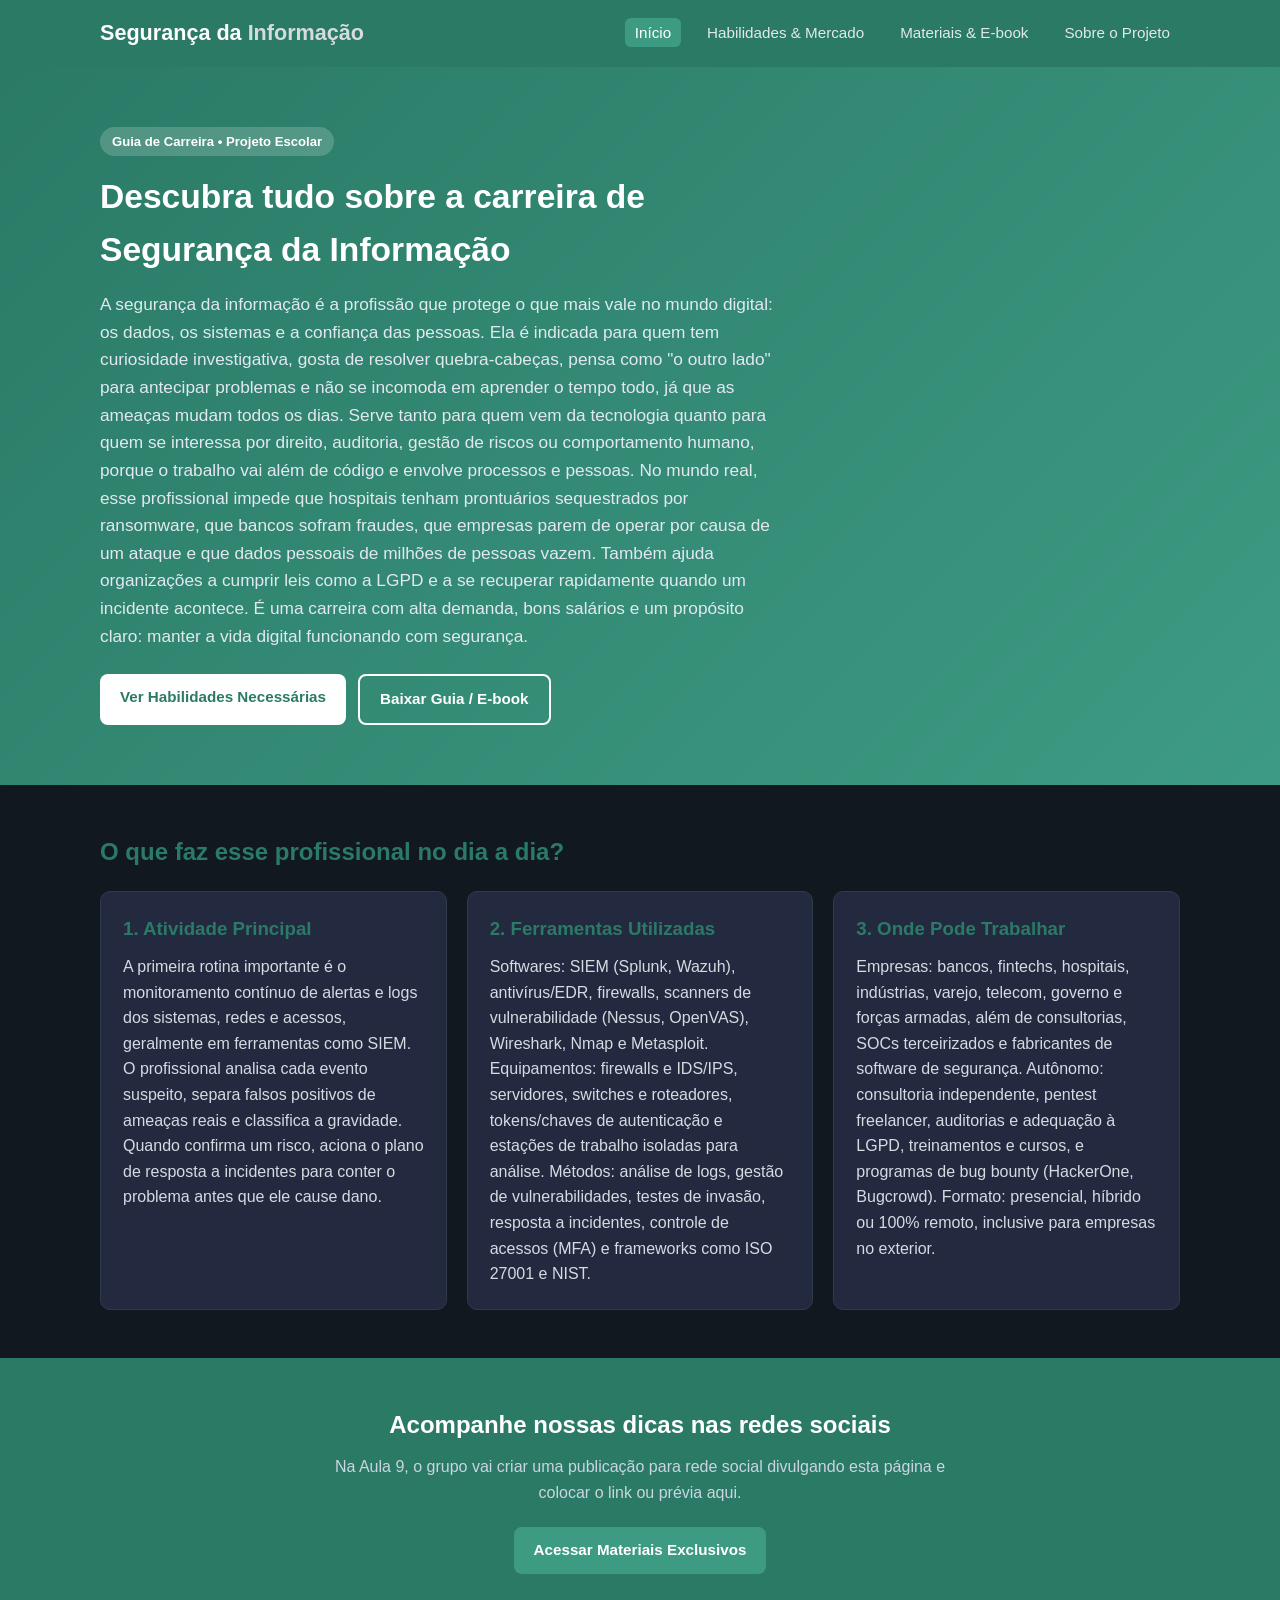
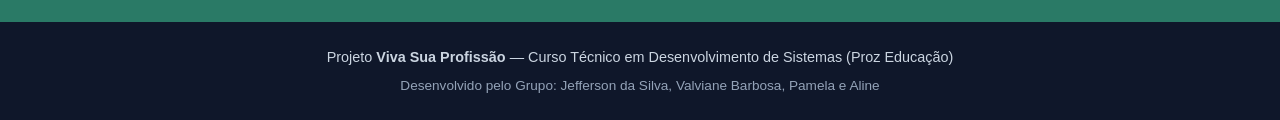
<file: index.html>
<!DOCTYPE html>
<html lang="pt-BR">
<head>
  <meta charset="UTF-8">
  <meta name="viewport" content="width=device-width, initial-scale=1.0">
  <title>Viva Sua Profissão | Segurança da Informação</title>
  <meta name="description" content="Introdução inicial a Segurança da Informação contendo brevemente habilidades e materais gratuitos do necessario para ingressar na area.".">
  <link rel="stylesheet" href="css/style.css">
</head>
<body>
  <header class="topo">
    <div class="container">
     <a href="index.html" class="logo">Segurança da <span>Informação</span></a>
      <nav aria-label="Menu principal">
        <ul class="menu">
          <li><a href="index.html" class="ativo">Início</a></li>
          <li><a href="pages/habilidades.html">Habilidades &amp; Mercado</a></li>
          <li><a href="pages/materiais.html">Materiais &amp; E-book</a></li>
          <li><a href="pages/sobre.html">Sobre o Projeto</a></li>
        </ul>
      </nav>
    </div>
  </header>
  <main>
    <section class="hero">
      <div class="container">
        <span class="etiqueta">Guia de Carreira • Projeto Escolar</span>
        <h1>Descubra tudo sobre a carreira de Segurança da Informação</h1>
        <p>
          A segurança da informação é a profissão que protege o que mais vale no mundo digital: 
          os dados, os sistemas e a confiança das pessoas. 
          Ela é indicada para quem tem curiosidade investigativa, gosta de resolver quebra-cabeças, pensa como "o outro lado" para antecipar problemas e não se incomoda em aprender o tempo todo, 
          já que as ameaças mudam todos os dias. Serve tanto para quem vem da tecnologia quanto para quem se interessa por direito, auditoria, gestão de riscos ou comportamento humano, porque o trabalho vai além de código e envolve processos e pessoas. 
          No mundo real, esse profissional impede que hospitais tenham prontuários sequestrados por ransomware, que bancos sofram fraudes, que empresas parem de operar por causa de um ataque e que dados pessoais de milhões de pessoas vazem. 
          Também ajuda organizações a cumprir leis como a LGPD e a se recuperar rapidamente quando um incidente acontece. 
          É uma carreira com alta demanda, bons salários e um propósito claro: manter a vida digital funcionando com segurança.
        </p>
        <div class="botoes-hero">
          <a href="pages/habilidades.html" class="btn btn-primario">Ver Habilidades Necessárias</a>
          <a href="pages/materiais.html" class="btn btn-secundario">Baixar Guia / E-book</a>
        </div>
      </div>
    </section>
    <section class="secao">
      <div class="container">
        <h2>O que faz esse profissional no dia a dia?</h2>
        <div class="grid-cards">
          <article class="card">
            <h3>1. Atividade Principal</h3>
            <p>A primeira rotina importante é o monitoramento contínuo de alertas e logs dos sistemas, redes e acessos, geralmente em ferramentas como SIEM.
O profissional analisa cada evento suspeito, separa falsos positivos de ameaças reais e classifica a gravidade.
Quando confirma um risco, aciona o plano de resposta a incidentes para conter o problema antes que ele cause dano.</p>
          </article>

          <article class="card">
            <h3>2. Ferramentas Utilizadas</h3>
            <p>Softwares: SIEM (Splunk, Wazuh), antivírus/EDR, firewalls, scanners de vulnerabilidade (Nessus, OpenVAS), Wireshark, Nmap e Metasploit.
              Equipamentos: firewalls e IDS/IPS, servidores, switches e roteadores, tokens/chaves de autenticação e estações de trabalho isoladas para análise.
              Métodos: análise de logs, gestão de vulnerabilidades, testes de invasão, resposta a incidentes, controle de acessos (MFA) e frameworks como ISO 27001 e NIST.</p>
          </article>

          <article class="card">
            <h3>3. Onde Pode Trabalhar</h3>
            <p>Empresas: bancos, fintechs, hospitais, indústrias, varejo, telecom, governo e forças armadas, além de consultorias, SOCs terceirizados e fabricantes de software de segurança.
              Autônomo: consultoria independente, pentest freelancer, auditorias e adequação à LGPD, treinamentos e cursos, e programas de bug bounty (HackerOne, Bugcrowd).
              Formato: presencial, híbrido ou 100% remoto, inclusive para empresas no exterior.</p>
          </article>
        </div>
      </div>
    </section>
    <section class="secao secao-destaque">
      <div class="container">
        <h2>Acompanhe nossas dicas nas redes sociais</h2>
        <p>
          Na Aula 9, o grupo vai criar uma publicação para rede social divulgando esta página e colocar o link ou prévia aqui.
        </p>
        <a href="pages/materiais.html" class="btn btn-primario">Acessar Materiais Exclusivos</a>
      </div>
    </section>
  </main>
  <footer class="rodape">
    <div class="container">
      <p>Projeto <strong>Viva Sua Profissão</strong> — Curso Técnico em Desenvolvimento de Sistemas (Proz Educação)</p>
      <p class="creditos">Desenvolvido pelo Grupo: Jefferson da Silva, Valviane Barbosa, Pamela e Aline</p>
    </div>
  </footer>
</body>
</html>
</file>
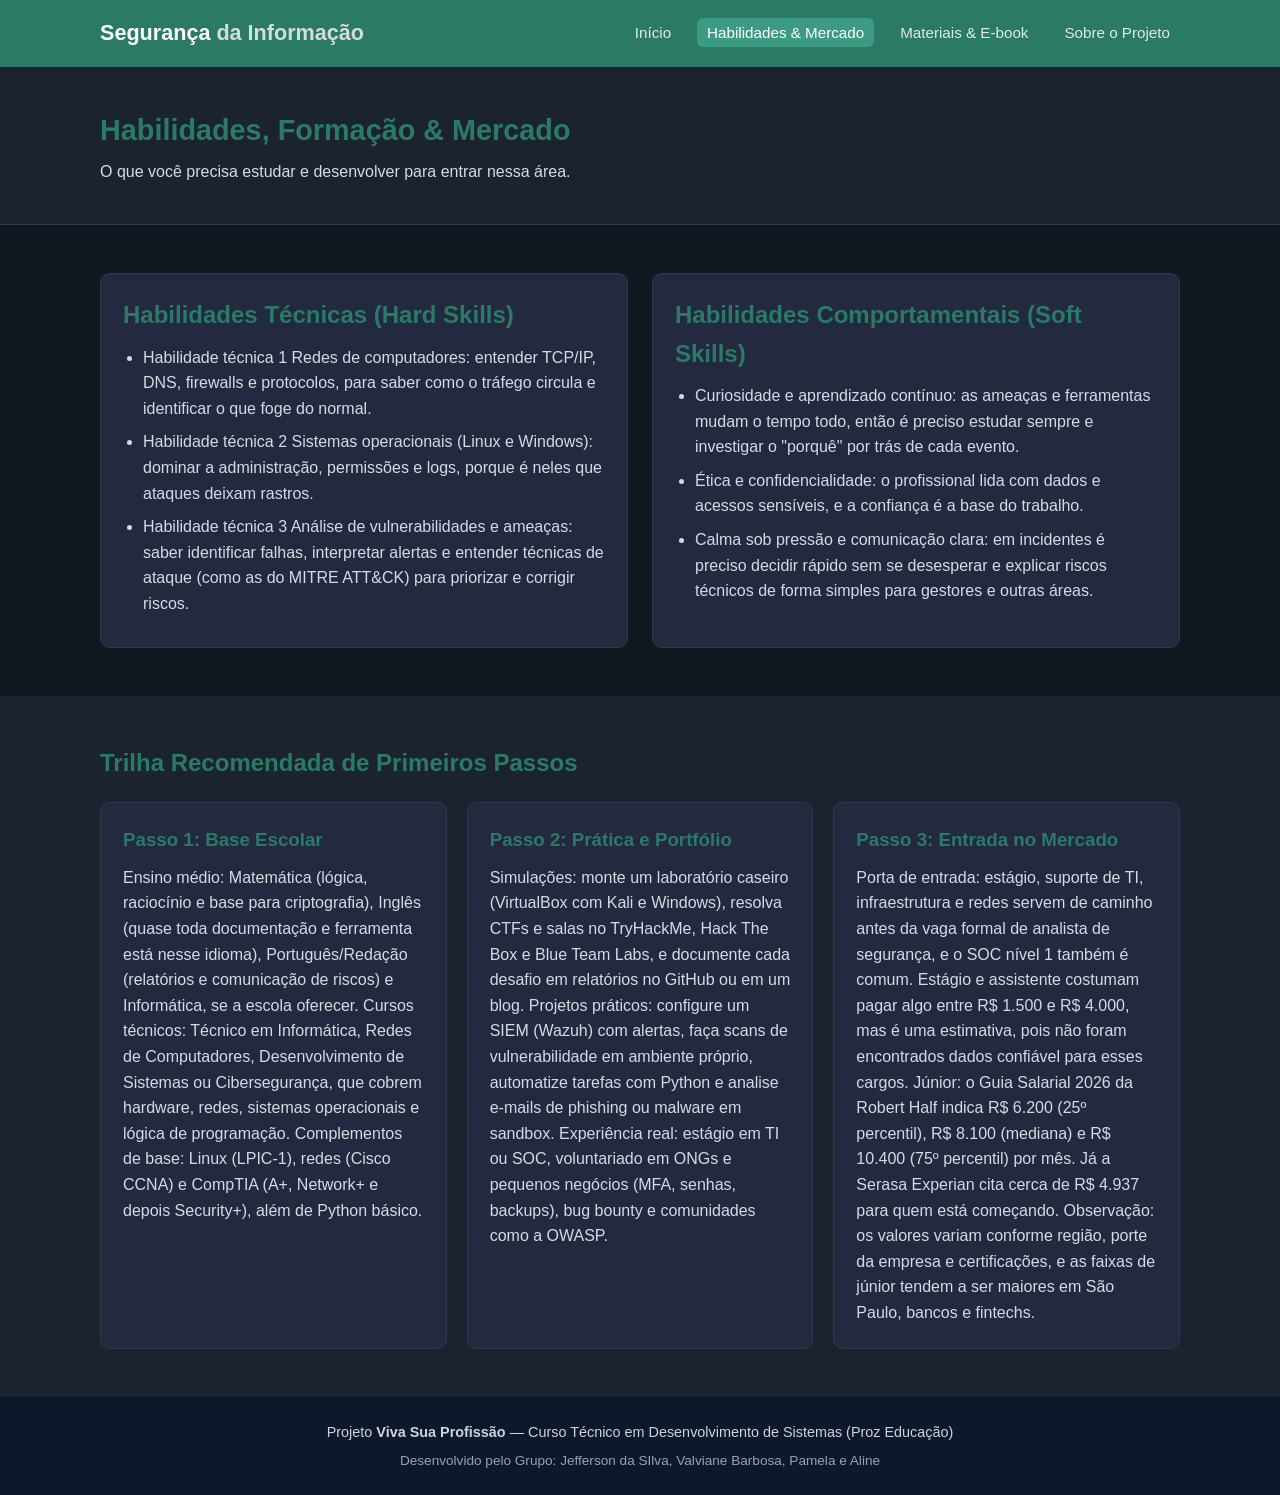
<file: pages/habilidades.html>
<!DOCTYPE html>
<html lang="pt-BR">
<head>
  <meta charset="UTF-8">
  <meta name="viewport" content="width=device-width, initial-scale=1.0">
  <title>Habilidades e Mercado da Segurança da Informação</title>
  <meta name="description" content="Conheça as habilidades técnicas, comportamentais e o cenário de mercado da Segurança da Informação.">
  <link rel="stylesheet" href="../css/style.css">
</head>
<body>

  <header class="topo">
    <div class="container">
      <a href="../index.html" class="logo">Segurança <span>da Informação</span></a>
      <nav aria-label="Menu principal">
        <ul class="menu">
          <li><a href="../index.html">Início</a></li>
          <li><a href="habilidades.html" class="ativo">Habilidades &amp; Mercado</a></li>
          <li><a href="materiais.html">Materiais &amp; E-book</a></li>
          <li><a href="sobre.html">Sobre o Projeto</a></li>
        </ul>
      </nav>
    </div>
  </header>

  <main>
    <section class="cabecalho-pagina">
      <div class="container">
        <h1>Habilidades, Formação &amp; Mercado</h1>
        <p>O que você precisa estudar e desenvolver para entrar nessa área.</p>
      </div>
    </section>

    <section class="secao">
      <div class="container">
        <div class="grid-duas-colunas">
          <div class="card">
            <h2>Habilidades Técnicas (Hard Skills)</h2>
            <ul class="lista-simples">
              <li>Habilidade técnica 1 Redes de computadores: entender TCP/IP, DNS, firewalls e protocolos, para saber como o tráfego circula e identificar o que foge do normal.</li>
              <li>Habilidade técnica 2 Sistemas operacionais (Linux e Windows): dominar a administração, permissões e logs, porque é neles que ataques deixam rastros.</li>
              <li>Habilidade técnica 3 Análise de vulnerabilidades e ameaças: saber identificar falhas, interpretar alertas e entender técnicas de ataque (como as do MITRE ATT&CK) para priorizar e corrigir riscos.</li>
            </ul>
          </div>

          <div class="card">
            <h2>Habilidades Comportamentais (Soft Skills)</h2>
            <ul class="lista-simples">
              <li>Curiosidade e aprendizado contínuo: as ameaças e ferramentas mudam o tempo todo, então é preciso estudar sempre e investigar o "porquê" por trás de cada evento.</li>
              <li>Ética e confidencialidade: o profissional lida com dados e acessos sensíveis, e a confiança é a base do trabalho.</li>
              <li>Calma sob pressão e comunicação clara: em incidentes é preciso decidir rápido sem se desesperar e explicar riscos técnicos de forma simples para gestores e outras áreas.</li>
            </ul>
          </div>
        </div>
      </div>
    </section>
    <section class="secao secao-cinza">
      <div class="container">
        <h2>Trilha Recomendada de Primeiros Passos</h2>
        <div class="grid-cards">
          <article class="card">
            <h3>Passo 1: Base Escolar</h3>
            <p>Ensino médio: Matemática (lógica, raciocínio e base para criptografia), Inglês (quase toda documentação e ferramenta está nesse idioma), Português/Redação (relatórios e comunicação de riscos) e Informática, se a escola oferecer.
Cursos técnicos: Técnico em Informática, Redes de Computadores, Desenvolvimento de Sistemas ou Cibersegurança, que cobrem hardware, redes, sistemas operacionais e lógica de programação.
Complementos de base: Linux (LPIC-1), redes (Cisco CCNA) e CompTIA (A+, Network+ e depois Security+), além de Python básico.</p>
          </article>
          <article class="card">
            <h3>Passo 2: Prática e Portfólio</h3>
            <p>Simulações: monte um laboratório caseiro (VirtualBox com Kali e Windows), resolva CTFs e salas no TryHackMe, Hack The Box e Blue Team Labs, e documente cada desafio em relatórios no GitHub ou em um blog.
Projetos práticos: configure um SIEM (Wazuh) com alertas, faça scans de vulnerabilidade em ambiente próprio, automatize tarefas com Python e analise e-mails de phishing ou malware em sandbox.
Experiência real: estágio em TI ou SOC, voluntariado em ONGs e pequenos negócios (MFA, senhas, backups), bug bounty e comunidades como a OWASP.</p>
          </article>
          <article class="card">
            <h3>Passo 3: Entrada no Mercado</h3>
            <p>Porta de entrada: estágio, suporte de TI, infraestrutura e redes servem de caminho antes da vaga formal de analista de segurança, e o SOC nível 1 também é comum. Estágio e assistente costumam pagar algo entre R$ 1.500 e R$ 4.000, mas é uma estimativa, pois não foram encontrados dados confiável para esses cargos.
Júnior: o Guia Salarial 2026 da Robert Half indica R$ 6.200 (25º percentil), R$ 8.100 (mediana) e R$ 10.400 (75º percentil) por mês. Já a Serasa Experian cita cerca de R$ 4.937 para quem está começando.
Observação: os valores variam conforme região, porte da empresa e certificações, e as faixas de júnior tendem a ser maiores em São Paulo, bancos e fintechs.</p>
          </article>
        </div>
      </div>
    </section>
  </main>

  <footer class="rodape">
    <div class="container">
      <p>Projeto <strong>Viva Sua Profissão</strong> — Curso Técnico em Desenvolvimento de Sistemas (Proz Educação)</p>
      <p class="creditos">Desenvolvido pelo Grupo: Jefferson da SIlva, Valviane Barbosa, Pamela e Aline </p>
    </div>
  </footer>

</body>
</html>
</file>
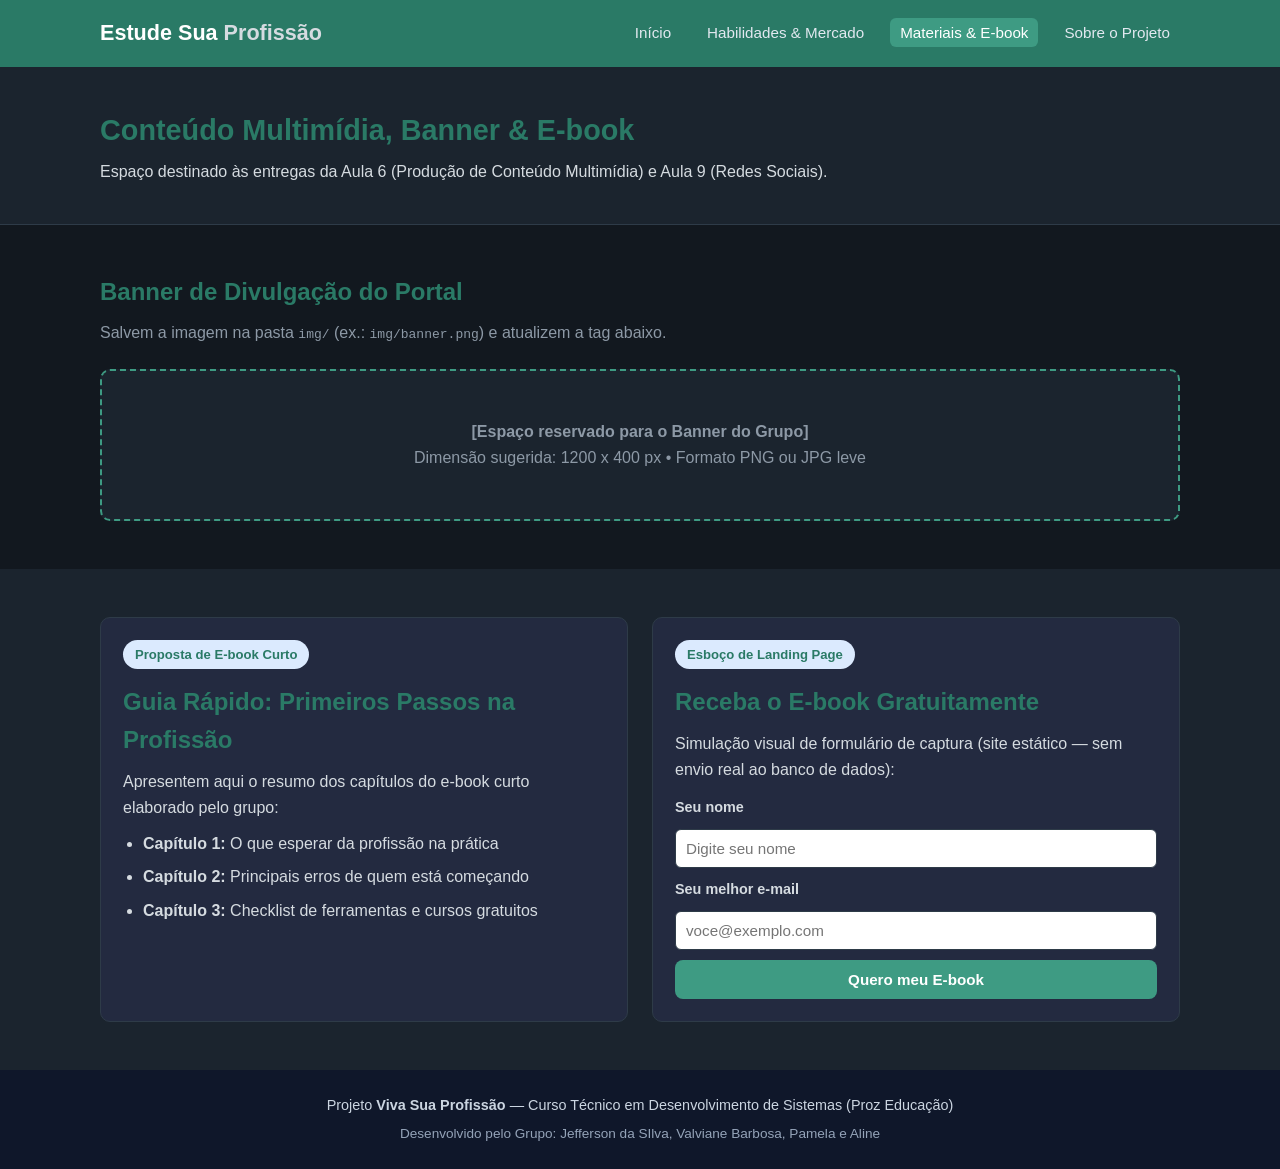
<file: pages/materiais.html>
<!DOCTYPE html>
<html lang="pt-BR">
<head>
  <meta charset="UTF-8">
  <meta name="viewport" content="width=device-width, initial-scale=1.0">
  <title>Materiais de Estudo Segurança da Informação</title>
  <meta name="description" content="Banner de divulgação, proposta de e-book curto e landing page da profissão Segurança da Informação.">
  <link rel="stylesheet" href="../css/style.css">
</head>
<body>
  <header class="topo">
    <div class="container">
      <a href="../index.html" class="logo">Estude Sua <span>Profissão</span></a>
      <nav aria-label="Menu principal">
        <ul class="menu">
          <li><a href="../index.html">Início</a></li>
          <li><a href="habilidades.html">Habilidades &amp; Mercado</a></li>
          <li><a href="materiais.html" class="ativo">Materiais &amp; E-book</a></li>
          <li><a href="sobre.html">Sobre o Projeto</a></li>
        </ul>
      </nav>
    </div>
  </header>
  <main>
    <section class="cabecalho-pagina">
      <div class="container">
        <h1>Conteúdo Multimídia, Banner &amp; E-book</h1>
        <p>Espaço destinado às entregas da Aula 6 (Produção de Conteúdo Multimídia) e Aula 9 (Redes Sociais).</p>
      </div>
    </section>
    <section class="secao">
      <div class="container">
        <h2>Banner de Divulgação do Portal</h2>
        <p class="subtitulo">Salvem a imagem na pasta <code>img/</code> (ex.: <code>img/banner.png</code>) e atualizem a tag abaixo.</p>
        <div class="caixa-banner">
          <p><strong>[Espaço reservado para o Banner do Grupo]</strong></p>
          <p>Dimensão sugerida: 1200 x 400 px • Formato PNG ou JPG leve</p>
        </div>
      </div>
    </section>
    <section class="secao secao-cinza">
      <div class="container">
        <div class="grid-duas-colunas">
          <div class="card">
            <span class="etiqueta">Proposta de E-book Curto</span>
            <h2>Guia Rápido: Primeiros Passos na Profissão</h2>
            <p>Apresentem aqui o resumo dos capítulos do e-book curto elaborado pelo grupo:</p>
            <ul class="lista-simples">
              <li><strong>Capítulo 1:</strong> O que esperar da profissão na prática</li>
              <li><strong>Capítulo 2:</strong> Principais erros de quem está começando</li>
              <li><strong>Capítulo 3:</strong> Checklist de ferramentas e cursos gratuitos</li>
            </ul>
          </div>
          <div class="card">
            <span class="etiqueta">Esboço de Landing Page</span>
            <h2>Receba o E-book Gratuitamente</h2>
            <p>Simulação visual de formulário de captura (site estático — sem envio real ao banco de dados):</p>
            <form class="form-simulado" onsubmit="alert('Exemplo visual de Landing Page! Em um site estático no GitHub Pages não há banco de dados ativo.'); return false;">
              <label for="nome">Seu nome</label>
              <input type="text" id="nome" name="nome" placeholder="Digite seu nome" required>
              <label for="email">Seu melhor e-mail</label>
              <input type="email" id="email" name="email" placeholder="voce@exemplo.com" required>

              <button type="submit" class="btn btn-primario">Quero meu E-book</button>
            </form>
          </div>
        </div>
      </div>
    </section>
  </main>
  <footer class="rodape">
    <div class="container">
      <p>Projeto <strong>Viva Sua Profissão</strong> — Curso Técnico em Desenvolvimento de Sistemas (Proz Educação)</p>
      <p class="creditos">Desenvolvido pelo Grupo: Jefferson da SIlva, Valviane Barbosa, Pamela e Aline</p>
    </div>
  </footer>
</body>
</html>
</file>
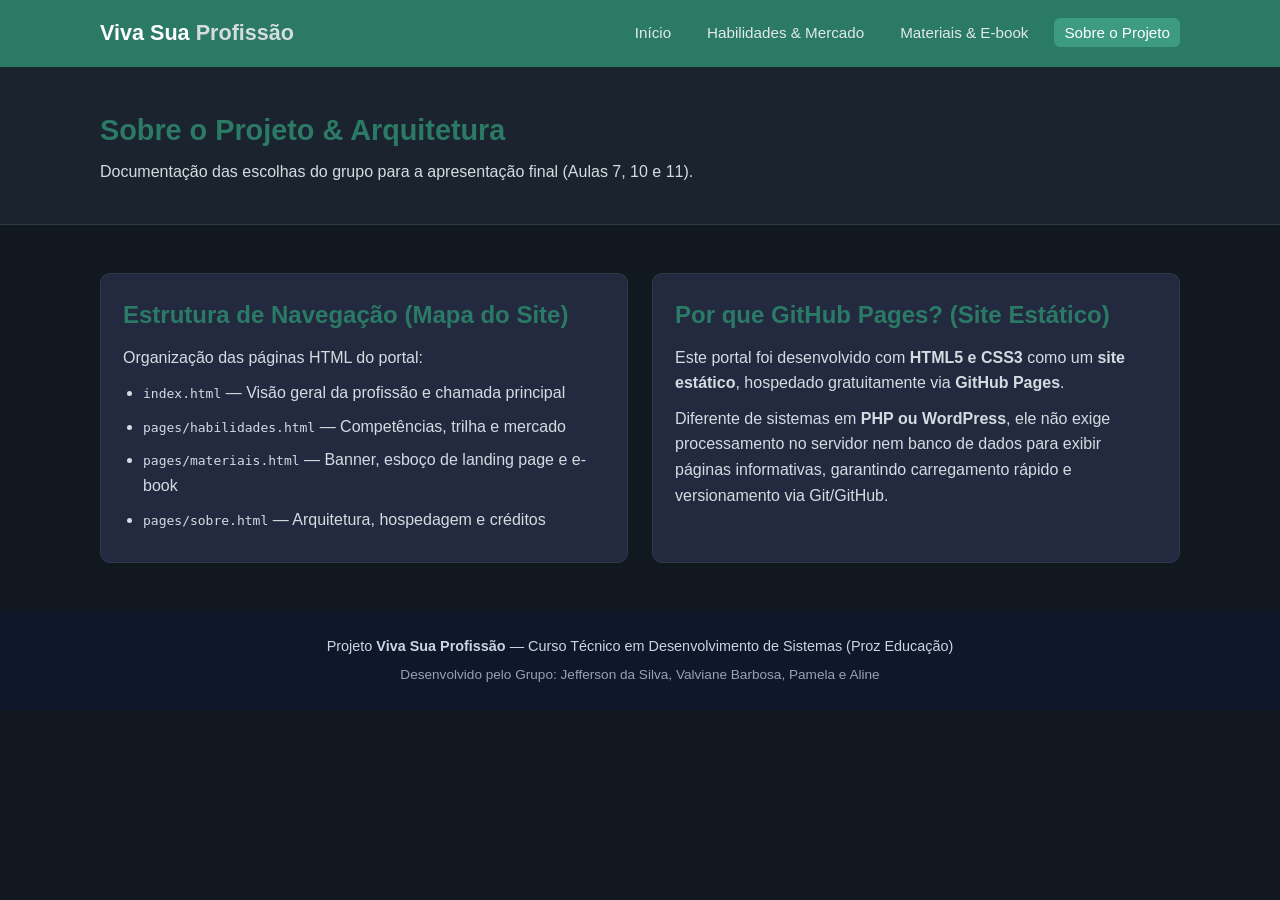
<file: pages/sobre.html>
<!DOCTYPE html>
<html lang="pt-BR">
<head>
  <meta charset="UTF-8">
  <meta name="viewport" content="width=device-width, initial-scale=1.0">
  <title>Sobre o Projeto Viva Sua Profissão</title>
  <meta name="description" content="Arquitetura do site, estrutura de navegação e justificativa técnica do projeto.">
  <link rel="stylesheet" href="../css/style.css">
</head>
<body>
  <header class="topo">
    <div class="container">
      <a href="../index.html" class="logo">Viva Sua <span>Profissão</span></a>
      <nav aria-label="Menu principal">
        <ul class="menu">
          <li><a href="../index.html">Início</a></li>
          <li><a href="habilidades.html">Habilidades &amp; Mercado</a></li>
          <li><a href="materiais.html">Materiais &amp; E-book</a></li>
          <li><a href="sobre.html" class="ativo">Sobre o Projeto</a></li>
        </ul>
      </nav>
    </div>
  </header>
  <main>
    <section class="cabecalho-pagina">
      <div class="container">
        <h1>Sobre o Projeto &amp; Arquitetura</h1>
        <p>Documentação das escolhas do grupo para a apresentação final (Aulas 7, 10 e 11).</p>
      </div>
    </section>
    <section class="secao">
      <div class="container">
        <div class="grid-duas-colunas">
          <div class="card">
            <h2>Estrutura de Navegação (Mapa do Site)</h2>
            <p>Organização das páginas HTML do portal:</p>
            <ul class="lista-simples">
              <li><code>index.html</code> — Visão geral da profissão e chamada principal</li>
              <li><code>pages/habilidades.html</code> — Competências, trilha e mercado</li>
              <li><code>pages/materiais.html</code> — Banner, esboço de landing page e e-book</li>
              <li><code>pages/sobre.html</code> — Arquitetura, hospedagem e créditos</li>
            </ul>
          </div>
          <div class="card">
            <h2>Por que GitHub Pages? (Site Estático)</h2>
            <p>
              Este portal foi desenvolvido com <strong>HTML5 e CSS3</strong> como um <strong>site estático</strong>,
              hospedado gratuitamente via <strong>GitHub Pages</strong>.
            </p>
            <p>
              Diferente de sistemas em <strong>PHP ou WordPress</strong>, ele não exige processamento no servidor nem banco de dados
              para exibir páginas informativas, garantindo carregamento rápido e versionamento via Git/GitHub.
            </p>
          </div>
        </div>
      </div>
    </section>
  </main>
  <footer class="rodape">
    <div class="container">
      <p>Projeto <strong>Viva Sua Profissão</strong> — Curso Técnico em Desenvolvimento de Sistemas (Proz Educação)</p>
      <p class="creditos">Desenvolvido pelo Grupo: Jefferson da Silva, Valviane Barbosa, Pamela e Aline</p>
    </div>
  </footer>
</body>
</html>
</file>
<file: css/style.css>
:root {
  --cor-primaria: #3E9B83;
  --cor-primaria-escura: #2A7A66;
  --cor-destaque: #E0A94F;
  --cor-fundo: #12181F;
  --cor-fundo-suave: #1B242E;
  --cor-texto: #D5DBE0;
  --cor-texto-suave: #8D99A6;
  --cor-borda: #2E3B48;
}
* {
  margin: 0;
  padding: 0;
  box-sizing: border-box;
}
body {
  font-family: Arial, Helvetica, sans-serif;
  color: var(--cor-texto);
  background-color: var(--cor-fundo);
  line-height: 1.6;
}
.container {
  width: 90%;
  max-width: 1080px;
  margin: 0 auto;
}
.topo {
  background-color: var(--cor-primaria-escura);
  color: #ffffff;
  padding: 16px 0;
}
.topo .container {
  display: flex;
  justify-content: space-between;
  align-items: center;
  flex-wrap: wrap;
  gap: 12px;
}
.logo {
  color: #ffffff;
  text-decoration: none;
  font-size: 1.35rem;
  font-weight: bold;
}

.logo span {
  color: #D5DBE0;
}
.menu {
  list-style: none;
  display: flex;
  gap: 16px;
  flex-wrap: wrap;
}
.menu a {
  color: #e2e8f0;
  text-decoration: none;
  font-size: 0.95rem;
  padding: 6px 10px;
  border-radius: 6px;
  transition: background-color 0.2s;
}
.menu a:hover{
  background-color: #2E3B48;
}
.menu a.ativo {
  background-color: var(--cor-primaria);
  color: #ffffff;
}
.hero {
  background: linear-gradient(135deg, var(--cor-primaria-escura), var(--cor-primaria));
  color: #ffffff;
  padding: 60px 0;
}
.etiqueta {
  display: inline-block;
  background-color: rgba(255, 255, 255, 0.18);
  color: #ffffff;
  padding: 4px 12px;
  border-radius: 999px;
  font-size: 0.82rem;
  font-weight: bold;
  margin-bottom: 14px;
}
.card .etiqueta {
  background-color: #dbeafe;
  color: var(--cor-primaria-escura);
}
.hero h1 {
  font-size: 2.1rem;
  margin-bottom: 14px;
  max-width: 720px;
}
.hero p {
  font-size: 1.08rem;
  max-width: 680px;
  margin-bottom: 24px;
  color: #e2e8f0;
}
.botoes-hero {
  display: flex;
  gap: 12px;
  flex-wrap: wrap;
}
.btn {
  display: inline-block;
  padding: 11px 20px;
  border-radius: 8px;
  text-decoration: none;
  font-weight: bold;
  font-size: 0.95rem;
  border: none;
  cursor: pointer;
}
.btn-primario {
  background-color: #ffffff;
  color: var(--cor-primaria-escura);
}
.secao .btn-primario,
.card .btn-primario {
  background-color: var(--cor-primaria);
  color: #ffffff;
}
.btn-secundario {
  background-color: transparent;
  color: #ffffff;
  border: 2px solid #ffffff;
}
.cabecalho-pagina {
  background-color: var(--cor-fundo-suave);
  padding: 40px 0;
  border-bottom: 1px solid var(--cor-borda);
}
.cabecalho-pagina h1 {
  font-size: 1.8rem;
  color: var(--cor-primaria-escura);
  margin-bottom: 6px;
}
.secao {
  padding: 48px 0;
}
.secao-cinza {
  background-color: var(--cor-fundo-suave);
}
.secao-destaque {
  background-color: var(--cor-primaria-escura);
  color: #ffffff;
  text-align: center;
}
.secao-destaque p {
  max-width: 640px;
  margin: 10px auto 22px;
  color: #cbd5e1;
}
.secao h2 {
  font-size: 1.5rem;
  margin-bottom: 8px;
  color: var(--cor-primaria-escura);
}
.secao-destaque h2 {
  color: #ffffff;
}
.subtitulo {
  color: var(--cor-texto-suave);
  margin-bottom: 24px;
}
.grid-cards {
  display: grid;
  grid-template-columns: repeat(auto-fit, minmax(260px, 1fr));
  gap: 20px;
  margin-top: 20px;
}
.grid-duas-colunas {
  display: grid;
  grid-template-columns: repeat(auto-fit, minmax(300px, 1fr));
  gap: 24px;
}
.card {
  background-color: #232A40;
  border: 1px solid var(--cor-borda);
  border-radius: 10px;
  padding: 22px;
}
.card h2,
.card h3 {
  color: var(--cor-primaria-escura);
  margin-bottom: 10px;
}
.card p + p {
  margin-top: 10px;
}
.lista-simples {
  padding-left: 20px;
  margin-top: 10px;
}
.lista-simples li {
  margin-bottom: 8px;
}
.caixa-banner {
  border: 2px dashed var(--cor-primaria);
  background-color: var(--cor-fundo-suave);
  border-radius: 10px;
  padding: 48px 20px;
  text-align: center;
  color: var(--cor-texto-suave);
}
.caixa-banner img {
  max-width: 100%;
  height: auto;
  border-radius: 8px;
}
.form-simulado {
  display: flex;
  flex-direction: column;
  gap: 10px;
  margin-top: 14px;
}
.form-simulado label {
  font-weight: bold;
  font-size: 0.9rem;
}
.form-simulado input {
  padding: 10px;
  border: 1px solid var(--cor-borda);
  border-radius: 6px;
  font-size: 0.95rem;
}
.rodape {
  background-color: #0f172a;
  color: #cbd5e1;
  text-align: center;
  padding: 24px 0;
  font-size: 0.9rem;
}
.rodape .creditos {
  margin-top: 6px;
  font-size: 0.85rem;
  color: #94a3b8;
}
</file>
